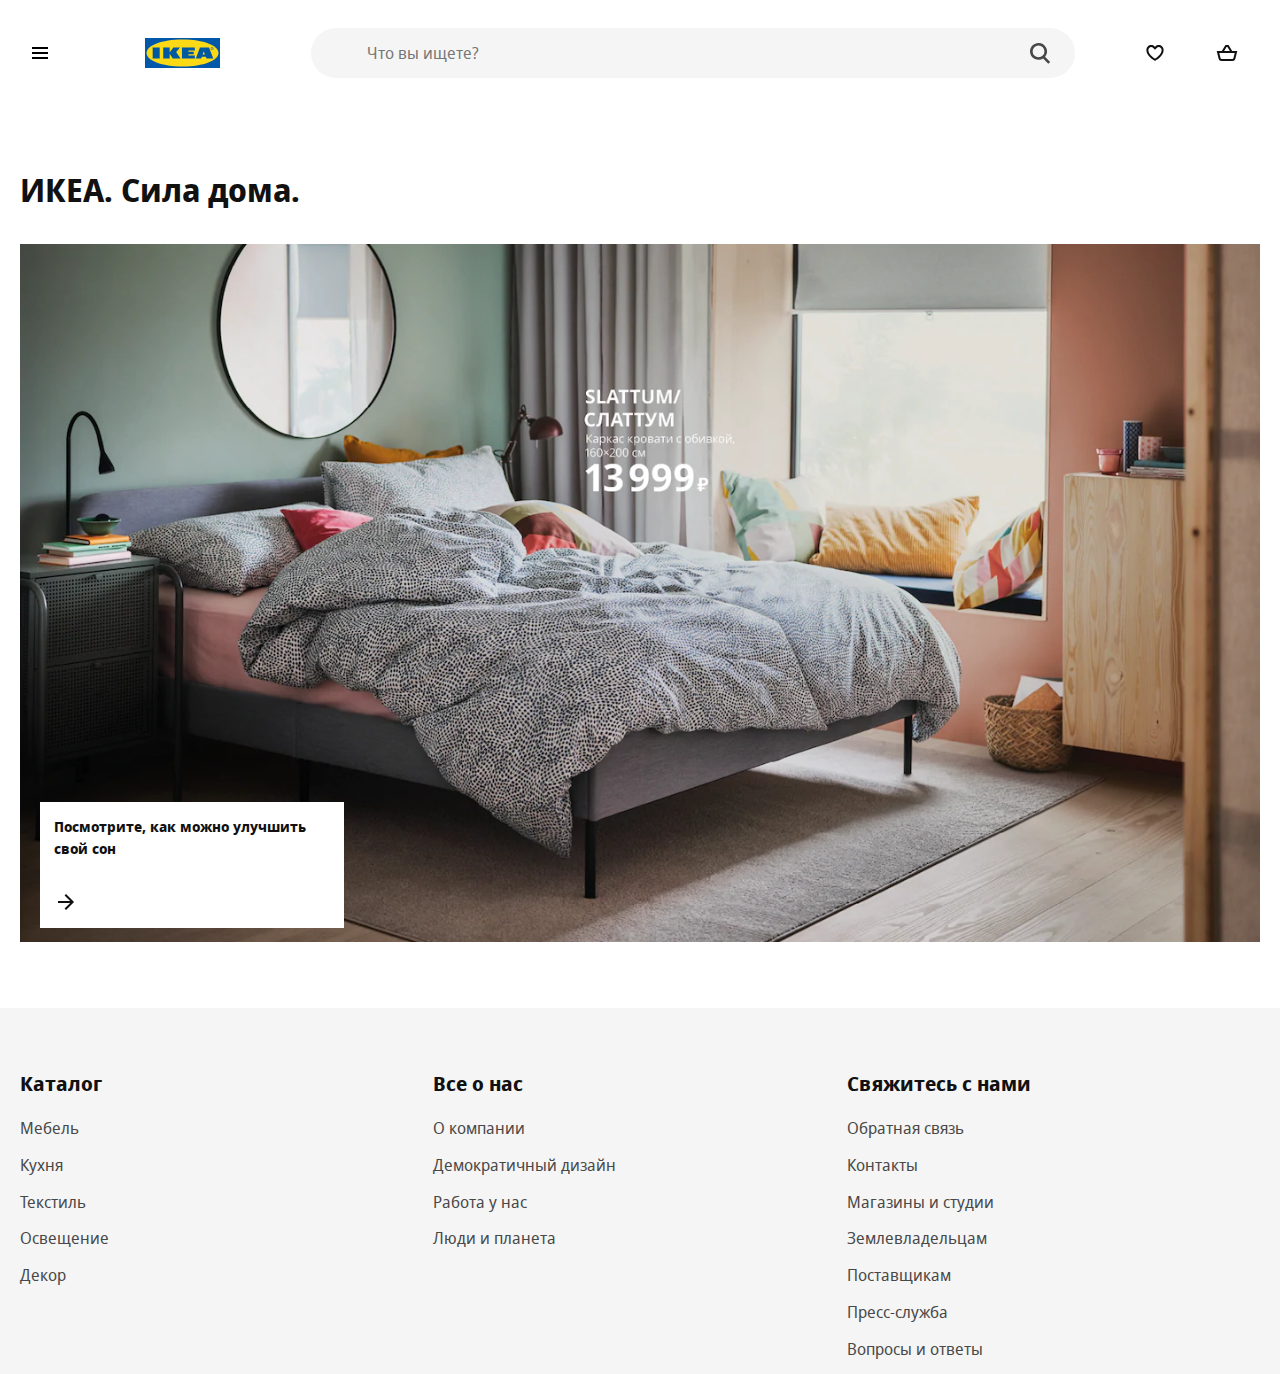
<file: index.html>
<!DOCTYPE html>
<html lang="en">

<head>
    <meta charset="UTF-8">
    <meta name="viewport"
        content="width=device-width, user-scalable=no, initial-scale=1.0, maximum-scale=1.0, minimum-scale=1.0">
    <meta http-equiv="X-UA-Compatible" content="ie=edge">
    <link rel="apple-touch-icon" sizes="180x180" href="favicon/apple-touch-icon.png">
    <link rel="icon" type="image/png" sizes="32x32" href="favicon/favicon-32x32.png">
    <link rel="icon" type="image/png" sizes="16x16" href="favicon/favicon-16x16.png">
    <link rel="mask-icon" href="favicon/safari-pinned-tab.svg" color="#0058ab">
    <meta name="msapplication-TileColor" content="#0058ab">
    <meta name="theme-color" content="#0058ab">
    <title>ИКЕА - официальный интернет-магазин мебели - IKEA</title>
    <link rel="stylesheet" href="styles/styles.css">

    <script src="js/index.js" defer type="module"></script>


</head>

<body>

    <main>
        <div class="container">
            <h1 class="main-header">ИКЕА. Сила дома.</h1>
            <aside class="offer">
                <a href="card.html#idd059">
                    <picture>
                        <source srcset="image/b47e07ee97fd5f9bf030d258d462a945.webp" type="image/webp">
                        <img src="image/b47e07ee97fd5f9bf030d258d462a945.jpg" alt="СЛАТТУМ">
                    </picture>

                </a>
                <a class="offer-extra" href="goods.html?subcat=Кровати">
                    <p>Посмотрите, как можно улучшить свой сон</p>
                    <svg focusable="false" viewBox="0 0 24 24" class="offer-arrow" aria-hidden="true">
                        <path fill-rule="evenodd" clip-rule="evenodd"
                            d="M19.2937 12.7074L20.0008 12.0003L19.2938 11.2932L12.0008 3.99927L10.5865 5.41339L16.1727 11.0003H4V13.0003H16.1723L10.5855 18.5868L11.9996 20.0011L19.2937 12.7074Z">
                        </path>
                    </svg>
                </a>
            </aside>
        </div>
    </main>
</body>

</html>
</file>
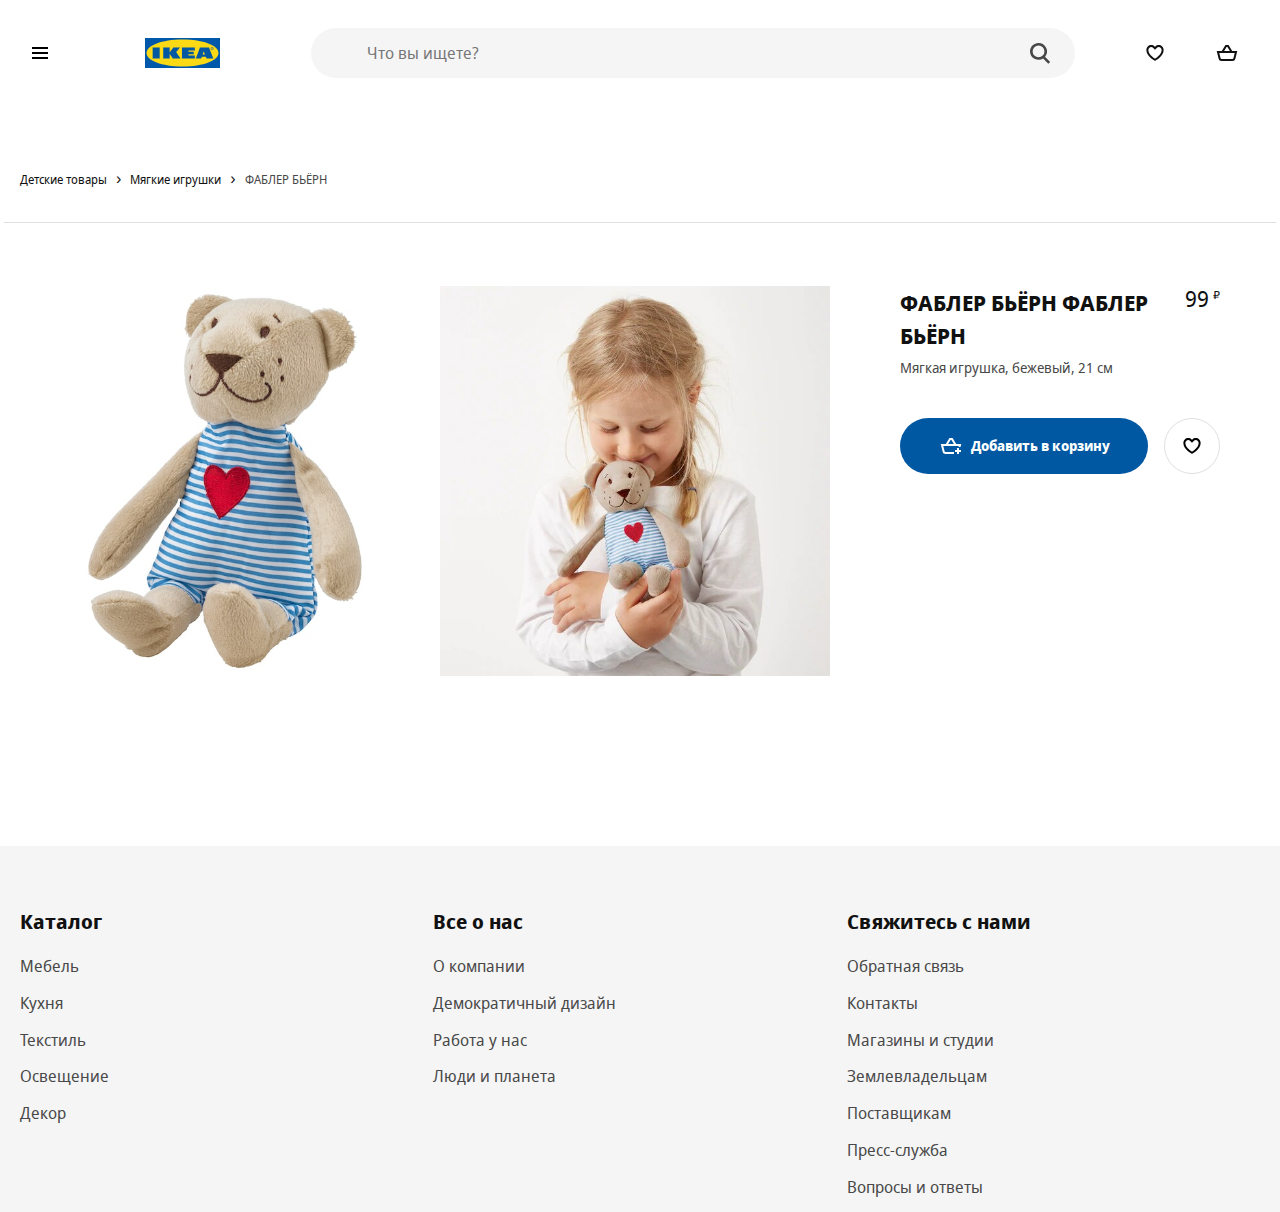
<file: card.html>
<!DOCTYPE html>
<html lang="en">
<head>
	<meta charset="UTF-8">
	<meta name="viewport" content="width=device-width, user-scalable=no, initial-scale=1.0, maximum-scale=1.0, minimum-scale=1.0">
	<meta http-equiv="X-UA-Compatible" content="ie=edge">
	<link rel="apple-touch-icon" sizes="180x180" href="favicon/apple-touch-icon.png">
	<link rel="icon" type="image/png" sizes="32x32" href="favicon/favicon-32x32.png">
	<link rel="icon" type="image/png" sizes="16x16" href="favicon/favicon-16x16.png">
	<link rel="mask-icon" href="favicon/safari-pinned-tab.svg" color="#0058ab">
	<meta name="msapplication-TileColor" content="#0058ab">
	<meta name="theme-color" content="#0058ab">
	<title>Детские игрушки - IKEA</title>
	<link rel="stylesheet" href="styles/styles.css">

	<script src="js/index.js" defer type="module"></script>
</head>
<body>
<main>
	<div class="container">
		<div class="breadcrumb">
			<nav role="navigation" aria-label="Breadcrumb" class="breadcrumb__nav">
				<ul class="breadcrumb__list">

					<li class="breadcrumb__list-item">
						<a href="goods.html?cat=Детские товары" class="breadcrumb__link"><span>Детские товары</span></a>
					</li>

					<li class="breadcrumb__list-item">
						<a href="goods.html?cat=Мягкие игрушки" class="breadcrumb__link"><span>Мягкие игрушки</span></a>
					</li>

					<li class="breadcrumb__list-item">
						<a href="#" class="breadcrumb__link"><span>ФАБЛЕР БЬЁРН</span></a>
					</li>

				</ul>
			</nav>
		</div>

		<div class="good wrapper">
			<div class="good-images">
				<div class="good-image__item">
					<img src="image/fabler-byorn-myagkaya-igrushka-bezhevyy__0710165_PE727396_S5.jpg" alt="">
				</div>
				<div class="good-image__item">
					<img src="image/fabler-byorn-myagkaya-igrushka-bezhevyy__0876865_PE611124_S5.jpg" alt="">
				</div>
			</div>
			<div class="good-item"> <!-- not-in-stock - нет в наличии-->
				<p class="good-item__new">Новинка</p>

				<div class="good-item__section">
					<div>
						<h2 class="good-item__header">ФАБЛЕР БЬЁРН ФАБЛЕР БЬЁРН</h2>
						<p class="good-item__description">Мягкая игрушка, бежевый, 21 см</p>

					</div>
					<p class="good-item__price">
						<span class="good-item__empty">Нет в наличии</span>
						<span class="good-item__price-value">99</span>
						<span class="good-item__currency">₽</span>
					</p>

				</div>
				<div class="good-item__buttons">
					<button type="button" class="btn btn-good" data-idd="idd001">
						<svg focusable="false" viewBox="0 0 24 24" class="btn-good-svg" aria-hidden="true">
							<path fill-rule="evenodd" clip-rule="evenodd" d="M10.4372 4H10.9993H12.0003H12.9996H13.5616L13.8538 4.48014L17.2112 9.99713H21H22.2806L21.9702 11.2396L21.5303 13H19.4688L19.7194 11.9971H4.28079L5.59143 17.2397C5.70272 17.6848 6.1027 17.9971 6.56157 17.9971H15V19.9971H6.56157C5.18496 19.9971 3.98502 19.0602 3.65114 17.7247L2.02987 11.2397L1.71924 9.99713H3.00002H6.78793L10.145 4.48017L10.4372 4ZM12.4375 6L14.87 9.99713H9.12911L11.5614 6H12.0003H12.4375ZM17.9961 16V14H19.9961V16H21.9961V18H19.9961V20H17.9961V18H15.9961V16H17.9961Z"></path>
						</svg>

						<span class="btn-good__label">Добавить в корзину</span>
					</button>
					<button type="button" class="btn btn-add-wishlist" data-idd="idd001">
						<svg focusable="false" viewBox="0 0 24 24" class="btn-add-wishlist__svg" aria-hidden="true">
							<path fill-rule="evenodd" clip-rule="evenodd" d="M12.336 5.52055C14.2336 3.62376 17.3096 3.62401 19.2069 5.52129C20.2067 6.52115 20.6796 7.85005 20.6259 9.15761C20.6151 12.2138 18.4184 14.8654 16.4892 16.6366C15.4926 17.5517 14.5004 18.2923 13.7593 18.8036C13.3879 19.0598 13.0771 19.2601 12.8574 19.3973C12.7475 19.466 12.6601 19.519 12.5992 19.5555C12.5687 19.5737 12.5448 19.5879 12.5279 19.5978L12.5079 19.6094L12.502 19.6129L12.5001 19.614C12.5001 19.614 12.4989 19.6147 11.9999 18.748C11.501 19.6147 11.5005 19.6144 11.5005 19.6144L11.4979 19.6129L11.4919 19.6094L11.472 19.5978C11.4551 19.5879 11.4312 19.5737 11.4007 19.5555C11.3397 19.519 11.2524 19.466 11.1425 19.3973C10.9227 19.2601 10.612 19.0598 10.2405 18.8036C9.49947 18.2923 8.50726 17.5517 7.51063 16.6366C5.58146 14.8654 3.38477 12.2139 3.37399 9.15765C3.32024 7.85008 3.79314 6.52117 4.79301 5.52129C6.69054 3.62376 9.76704 3.62376 11.6646 5.52129L11.9993 5.856L12.3353 5.52129L12.336 5.52055ZM11.9999 18.748L11.5005 19.6144L11.9999 19.9019L12.4989 19.6147L11.9999 18.748ZM11.9999 17.573C12.1727 17.462 12.384 17.3226 12.6236 17.1573C13.3125 16.6821 14.2267 15.9988 15.1366 15.1634C17.0157 13.4381 18.6259 11.2919 18.6259 9.13506V9.11213L18.627 9.08922C18.6626 8.31221 18.3844 7.52727 17.7926 6.9355C16.6762 5.81903 14.866 5.81902 13.7495 6.9355L13.7481 6.93689L11.9965 8.68166L10.2504 6.9355C9.13387 5.81903 7.3237 5.81903 6.20722 6.9355C5.61546 7.52727 5.33724 8.31221 5.3729 9.08922L5.37395 9.11213V9.13507C5.37395 11.2919 6.98418 13.4381 8.86325 15.1634C9.77312 15.9988 10.6874 16.6821 11.3762 17.1573C11.6159 17.3226 11.8271 17.462 11.9999 17.573Z"></path>
						</svg>
					</button>
				</div>

			</div>
		</div>


	</div>
</main>
</body>
</html>
</file>
<file: styles/styles.css>
/*
* Prefixed by https://autoprefixer.github.io
* PostCSS: v7.0.29,
* Autoprefixer: v9.7.6
* Browsers: last 4 version
*/

@font-face {
	font-family: 'Noto Sans';
	src: local('Noto Sans Display Regular'), local('NotoSansDisplay-Regular'), url('../fonts/Notosansdisplayregular.woff2') format('woff2'), url('../fonts/Notosansdisplayregular.woff') format('woff');
	font-weight: 400;
	font-style: normal;
}

@font-face {
	font-family: 'Noto Sans';
	src: local('Noto Sans Display Italic'), local('NotoSansDisplay-Italic'), url('../fonts/Notosansdisplayitalic.woff2') format('woff2'), url('../fonts/Notosansdisplayitalic.woff') format('woff');
	font-weight: 400;
	font-style: italic;
}

@font-face {
	font-family: 'Noto Sans';
	src: local('Noto Sans Display Bold'), local('NotoSansDisplay-Bold'), url('../fonts/Notosansdisplaybold.woff2') format('woff2'), url('../fonts/Notosansdisplaybold.woff') format('woff');
	font-weight: 700;
	font-style: normal;
}

@font-face {
	font-family: 'Noto Sans';
	src: local('Noto Sans Display Bold Italic'), local('NotoSansDisplay-BoldItalic'), url('../fonts/Notosansdisplaybolditalic.woff2') format('woff2'), url('../fonts/Notosansdisplaybolditalic.woff') format('woff');
	font-weight: 700;
	font-style: italic;
}

html {
	-webkit-box-sizing: border-box;
	box-sizing: border-box;
}

*,
*::before,
*::after {
	-webkit-box-sizing: inherit;
	box-sizing: inherit;
}

body {
	min-width: 320px;
	margin: 0;

	background-color: #fff; /*под проект*/
	font-family: Noto Sans, Arial, sans-serif; /*в "" свой шрифт под проект*/

	font-size: 16px;
	color: #111;
	line-height: 1.5;
	-webkit-font-smoothing: subpixel-antialiased;
}

button, input {
	font: inherit;
}

button {
	cursor: pointer;
}

img {
	max-width: 100%;
	width: 100%;
	height: auto;
}

a {
	text-decoration: none;
	color: inherit;
}

ul {
	list-style: none;
	padding: 0;
	margin: 0;
}

h1, h2, h3, p {
	padding: 0;
	margin: 0;
}

/* container */

.container {
	max-width: 100rem;
	margin: 0 auto;
	padding: 0 1.25rem;
}

.visually-hidden {
	position: absolute !important;
	clip: rect(1px 1px 1px 1px);
	clip: rect(1px, 1px, 1px, 1px);
	padding: 0 !important;
	border: 0 !important;
	height: 1px !important;
	width: 1px !important;
	overflow: hidden;
}

/* при работе с float */

.clearfix::after {
	content: "";
	display: table;
	clear: both;
}

header {
	margin-bottom: 3.75rem;
}

.header {
	display: -ms-grid;
	display: grid;
	grid-gap: 1.25rem;
	-ms-grid-columns: 2fr 1.25rem 2fr 1.25rem 16fr 1.25rem 1fr 1.25rem 1fr;
	grid-template-columns: 2fr 2fr 16fr 1fr 1fr;
	-webkit-box-align: center;
	-ms-flex-align: center;
	align-items: center;
	padding: 1.75rem 0;
}

footer {
	background-color: #f5f5f5;
	margin-top: 3.75rem;
	padding: 3.75rem 0 0 0;
}

.footer {
	display: -ms-grid;
	display: grid;
	-ms-grid-columns: 1fr 1fr 1fr;
	grid-template-columns: 1fr 1fr 1fr;
}

.main-header {
	margin-bottom: 1.875rem
}

.btn {
	background-color: transparent;
	outline: transparent;
	border-radius: 50%;
	width: 40px;
	height: 40px;
	display: -webkit-box;
	display: -ms-flexbox;
	display: flex;
	-webkit-box-align: center;
	-ms-flex-align: center;
	align-items: center;
	-webkit-box-pack: center;
	-ms-flex-pack: center;
	justify-content: center;
	border: 1px solid transparent;
}

.btn:hover {
	background-color: #f5f5f5;
	color: #111;
}

.svg-icon {
	fill: currentColor;
}

.logo {
	text-align: center;
	width: 75px;
	height: 30px;

}

.search {
	position: relative;
	-webkit-box-flex: 1;
	-ms-flex-positive: 1;
	flex-grow: 1;
	height: 50px;
	margin: 0 40px;
}

.search-input {
	-webkit-appearance: none;
	-moz-appearance: none;
	appearance: none;
	background-color: #f5f5f5;
	display: block;
	appearance: none;
	width: 100%;
	height: 100%;
	padding: .5rem 3.5rem;
	margin: 0 auto;
	line-height: 1.5;
	border: 0;
	border-radius: 50em;
	outline: 0;
	-webkit-box-shadow: none;
	box-shadow: none;
	-webkit-transition: background .2s;
	-o-transition: background .2s;
	transition: background .2s;
}

.search-btn {
	position: absolute;
	top: 0.9rem;
	right: 0.9rem;
	background-image: url("data:image/svg+xml;charset=utf-8,%3Csvg width='16' height='17' fill='%23484848' xmlns='http://www.w3.org/2000/svg'%3E%3Cpath fill-rule='evenodd' clip-rule='evenodd' d='M6.5 11a4.5 4.5 0 110-9 4.5 4.5 0 010 9zm4.968-.307a6.5 6.5 0 10-1.514 1.315l3.996 3.996 1.414-1.414-3.896-3.897z'/%3E%3C/svg%3E");
	background-repeat: no-repeat;
	background-size: contain;
	width: 2.5rem;
	height: 1.5rem;
	background-position: center;
}

.offer {
	position: relative;
}

.offer-extra {
	position: absolute;
	padding: .9rem;
	color: #111;
	left: 1.25rem;
	bottom: 1.25rem;
	display: -webkit-box;
	display: -ms-flexbox;
	display: flex;
	background: #fff;
	-webkit-box-orient: vertical;
	-webkit-box-direction: normal;
	-ms-flex-direction: column;
	flex-direction: column;
	-webkit-box-align: start;
	-ms-flex-align: start;
	align-items: flex-start;
	max-width: 19rem;
	min-width: 13rem;
	font-size: .9rem;
	line-height: 1.5;
	font-weight: bold;
	word-break: break-word;
}

.offer-arrow {
	display: inline-block;
	height: 1.5rem;
	width: 1.5rem;
	vertical-align: middle;
	fill: currentColor;
	margin-top: 1.875rem;

}


.footer-header {
	line-height: 2rem;
	font-size: 1.25rem;
	padding: 0 0 1rem 0;

}

.footer-list {
	margin-bottom: .8rem;
}

.footer-list > a {
	color: #484848;
}

.footer-list > a:hover {
	color: #111;
	text-decoration: underline;
}

.catalog {
	position: fixed;
	z-index: 999;
	top: 0;
	left: -100%;
	bottom: 0;
	background-color: #fff;
	overflow-y: auto;
	overflow-x: hidden;
	-webkit-transition: left 0.2s 0s;
	-o-transition: left 0.2s 0s;
	transition: left 0.2s 0s;
	width: 20rem;
	padding: 6rem 4rem 3rem;

}

.catalog.open {
	left: 0;
}

.catalog-btn {
	position: absolute;
	top: 3rem;
	left: 3rem;
}

.catalog-list__item,
.subcatalog-list__item {
	cursor: pointer;
	color: #111;


}

.catalog-list__item a,
.subcatalog-list__item a {
	text-decoration: underline;
	display: block;
}

.catalog-list__item a {
	padding: .5rem 1.5rem .5rem 0;
}

.subcatalog-list__item a {
	padding: .5rem 0;
}

.catalog-list__item:hover a,
.subcatalog-list__item:hover a {
	text-decoration: underline;
}

.catalog-list__item.active {
	background-repeat: no-repeat;
	background-position: right 0 center;
	background-image: url('data:image/svg+xml;utf8,<svg width="24" height="24" viewBox="0 0 24 24" fill="none" xmlns="http://www.w3.org/2000/svg"><path fill-rule="evenodd" clip-rule="evenodd" d="M15.5996 11.9999L9.81456 17.7857L8.40026 16.3716L12.7714 11.9999L8.40026 7.62823L9.81457 6.21411L15.5996 11.9999Z" fill="%23959595"/></svg>');
}

.subcatalog {
	position: fixed;
	z-index: 998;
	top: 0;
	left: -100%;
	bottom: 0;
	background-color: #fff;
	overflow-y: auto;
	overflow-x: hidden;
	-webkit-transition: left, right 0.2s 0s;
	-o-transition: left, right 0.2s 0s;
	transition: left, right 0.2s 0s;
	width: 25rem;
	padding: 6rem 4rem 3rem;
	border-left: 2px solid #ccc;
}

.subcatalog.subopen {
	left: 20rem;
	display: block;
}

.overlay {
	display: block;
	position: fixed;
	z-index: 899;
	top: 0;
	bottom: 0;
	right: 0;
	left: 0;
	background-color: black;
	-webkit-transition: all .2s ease;
	-o-transition: all .2s ease;
	transition: all .2s ease;
	opacity: 0;
	pointer-events: none;
}

.overlay.active {
	opacity: 0.25;
	pointer-events: all;
}


.wrapper {
	position: relative;
	margin-top: 4rem;
}

.wrapper:before {
	content: '';
	width: calc(100% + 2rem);
	display: block;
	position: absolute;
	top: -2rem;
	z-index: 99;
	margin: 0 -1rem;
	border-bottom: 1px solid #dfdfdf;
}

.good {
	display: -ms-grid;
	display: grid;
	-ms-grid-columns: minmax(0, 1fr) 1.25rem minmax(0, 1fr) 1.25rem minmax(0, 1fr) 1.25rem minmax(0, 1fr) 1.25rem minmax(0, 1fr) 1.25rem minmax(0, 1fr) 1.25rem minmax(0, 1fr) 1.25rem minmax(0, 1fr) 1.25rem minmax(0, 1fr) 1.25rem minmax(0, 1fr) 1.25rem minmax(0, 1fr) 1.25rem minmax(0, 1fr);
	grid-template-columns: repeat(12, minmax(0, 1fr));
	grid-column-gap: 1.25rem;
	padding-top: 2rem;
}

.good-images {
	display: -webkit-box;
	display: -ms-flexbox;
	display: flex;
	-ms-flex-wrap: wrap;
	flex-wrap: wrap;
	-ms-grid-column: 1;
	grid-column-start: 1;
	-ms-grid-column-span: 8;
	grid-column-end: 9;
	-ms-flex-pack: distribute;
	justify-content: space-around;


}

.good-image__item {
	width: calc(50% - 1.25rem);
	margin-left: .625rem;
	margin-right: .625rem;
	min-height: 500px;
}


.good-item {
	-ms-grid-column: 9;
	grid-column-start: 9;
	-ms-grid-column-span: 4;
	grid-column-end: 13;
	padding: 0 2.5rem;
}

.good-item__section {
	margin-bottom: 2.5rem;
}

.good-item__new {
	display: none;
}


.good-item__empty {
	display: none;
}

.not-in-stock .good-item__empty {
	display: block;
}

.not-in-stock .btn-good {
	display: none;
}

.good-item__header {
	font-size: 1.375rem;
	line-height: 1.5;
	font-weight: 700;
	text-transform: uppercase;
	margin-bottom: .3rem;
}

.good-item__description {
	line-height: 1.5;
	letter-spacing: 0;
	font-weight: 400;
	color: #484848;
	font-size: .875rem;
}

.good-item__price {
	white-space: nowrap;
	text-align: right;
}

.good-item__section {
	display: -webkit-box;
	display: -ms-flexbox;
	display: flex;
	-webkit-box-pack: justify;
	-ms-flex-pack: justify;
	justify-content: space-between;
}

.good-item__price-value {
	line-height: 1.1875;
	font-size: 1.375rem;
}

.good-item__currency {
	line-height: .9;
	font-size: .6875rem;
	vertical-align: text-top;
}

.not-in-stock .good-item__price-value,
.not-in-stock .good-item__currency {
	display: none;
}

.good-item__buttons {
	display: -webkit-box;
	display: -ms-flexbox;
	display: flex;
	-webkit-box-pack: justify;
	-ms-flex-pack: justify;
	justify-content: space-between;
	-webkit-box-align: center;
	-ms-flex-align: center;
	align-items: center;
	width: 100%;
}

.btn-good {
	margin-right: 1rem;
	-webkit-box-flex: 1;
	-ms-flex-positive: 1;
	flex-grow: 1;
	-ms-flex-negative: 1;
	flex-shrink: 1;
	position: relative;
	background: #0058a3;
	color: #fff;
	border-radius: 52px;
	padding: 0 2rem;
	display: -webkit-box;
	display: -ms-flexbox;
	display: flex;
	height: 3.5rem;
	-webkit-box-align: center;
	-ms-flex-align: center;
	align-items: center;
}

.btn-good-svg {
	margin-right: .5rem;
	vertical-align: top;
	-ms-flex-negative: 0;
	flex-shrink: 0;
	display: inline-block;
	height: 1.5rem;
	width: 1.5rem;
	fill: #fff;
}

.btn-good:hover {
	color: #0058a3;
}

.btn-good:hover .btn-good-svg {
	fill: #0058a3;
}

.btn-good__label {
	text-align: center;
	border: 0;
	font-weight: 700;
	font-size: .875rem;
	line-height: 1.42857;
}

.btn-add-wishlist {
	background: rgba(0, 0, 0, 0);
	color: #111;
	border-radius: 40px;
	padding: 0 .9375rem;
	border: 1px solid #dfdfdf;
	height: 3.5rem;
	width: 3.5rem;
	margin-left: auto;
}

.btn-add-wishlist__svg {
	height: 1.5rem;
	width: 1.5rem;

}

.btn-add-wishlist:hover .btn-add-wishlist__svg {
	fill: red;
}

.btn-add-wishlist.contains-wishlist .btn-add-wishlist__svg {
	fill: red;

}

.btn-add-wishlist:hover.contains-wishlist .btn-add-wishlist__svg {
	fill: black;
}


.goods-list {
	display: -ms-grid;
	display: grid;
	grid-template-columns: repeat(4, 1fr);
	grid-gap: 1.25rem;
}

.goods-list__item {
	margin-bottom: 2rem;
}


.goods-item {
	position: relative;
	display: -webkit-box;
	display: -ms-flexbox;
	display: flex;
	-webkit-box-orient: vertical;
	-webkit-box-direction: normal;
	-ms-flex-direction: column;
	flex-direction: column;
	-webkit-box-pack: justify;
	-ms-flex-pack: justify;
	justify-content: space-between;
	height: 100%;
}

.goods-item__img {
	height: 380px;
	display: table-cell;
	vertical-align: middle
}


.btn-add-card {
	position: absolute;
	opacity: 0;
	-webkit-transition: opacity 0.2s 0s;
	-o-transition: opacity 0.2s 0s;
	transition: opacity 0.2s 0s;
	right: 1rem;
	bottom: 0.5rem;
	background-color: rgb(0, 88, 163);
	border: 1px solid rgb(0, 88, 163);
	background-repeat: no-repeat;
	background-position: center;
	background-image: url("data:image/svg+xml;utf8,<svg width='24' height='24' xmlns='http://www.w3.org/2000/svg' viewBox='0 0 24 24'><path fill-rule='evenodd' clip-rule='evenodd' d='M10.4372 4H10.9993H12.0003H12.9996H13.5616L13.8538 4.48014L17.2112 9.99713H21H22.2806L21.9702 11.2396L21.5303 13H19.4688L19.7194 11.9971H4.28079L5.59143 17.2397C5.70272 17.6848 6.1027 17.9971 6.56157 17.9971H15V19.9971H6.56157C5.18496 19.9971 3.98502 19.0602 3.65114 17.7247L2.02987 11.2397L1.71924 9.99713H3.00002H6.78793L10.145 4.48017L10.4372 4ZM12.4375 6L14.87 9.99713H9.12911L11.5614 6H12.0003H12.4375ZM17.9961 16V14H19.9961V16H21.9961V18H19.9961V20H17.9961V18H15.9961V16H17.9961Z' fill='white' /></svg>");
}

.btn-add-card:hover {
	background-color: rgb(255, 255, 255);
	background-image: url("data:image/svg+xml;utf8,<svg width='24' height='24' xmlns='http://www.w3.org/2000/svg' viewBox='0 0 24 24'><path fill-rule='evenodd' clip-rule='evenodd' d='M10.4372 4H10.9993H12.0003H12.9996H13.5616L13.8538 4.48014L17.2112 9.99713H21H22.2806L21.9702 11.2396L21.5303 13H19.4688L19.7194 11.9971H4.28079L5.59143 17.2397C5.70272 17.6848 6.1027 17.9971 6.56157 17.9971H15V19.9971H6.56157C5.18496 19.9971 3.98502 19.0602 3.65114 17.7247L2.02987 11.2397L1.71924 9.99713H3.00002H6.78793L10.145 4.48017L10.4372 4ZM12.4375 6L14.87 9.99713H9.12911L11.5614 6H12.0003H12.4375ZM17.9961 16V14H19.9961V16H21.9961V18H19.9961V20H17.9961V18H15.9961V16H17.9961Z' fill='rgb(0, 88, 163)' /></svg>");

}

.goods-item:hover .btn-add-card {
	opacity: 1;
}

.goods-item__header {
	margin-top: auto;
	margin-bottom: 1rem;
}

.goods-item__new {
	line-height: 1.42857;
	color: #ca5008;
	font-weight: 700;
	font-size: 0.8rem;
}

.goods-item__link {
	display: block;
	height: 100%;
}

.goods-item__description {
	margin-bottom: 1rem;
	font-size: .875rem;
	line-height: 1.42857;
}

.goods-item__price {
	min-height: calc(40px + 0.5rem);
	padding-bottom: 0.5rem;
	font-weight: 700;
}

.goods-item__price-value {
	font-size: 1.375rem;
}

.goods-item__currency {
	line-height: .9;
	font-size: .6875rem;
	vertical-align: text-top;
}


.breadcrumb__list-item {
	display: inline;
}

.breadcrumb__list-item:after {
	content: "\0203A";
	display: inline;
	margin: 0 .3125rem;
	font-size: 1rem;
	line-height: 1.125;
}

.breadcrumb__list-item:last-child:after {
	content: "";
}

.breadcrumb__link {
	font-size: .75rem;
	line-height: 1.5;
	font-weight: 400;
	vertical-align: middle;
}

.breadcrumb__list-item:last-child .breadcrumb__link {
	color: #484848;
	pointer-events: none;
	cursor: auto;
}

.cart-wrapper {
	max-width: 768px;
}

.cart-header {
	text-align: center;
}

.product {
	display: -ms-grid;
	display: grid;
	-ms-grid-columns: 152px 4fr 6fr;
	grid-template-columns: 152px 4fr 6fr;
	-ms-grid-rows: auto;
	grid-template-rows: auto;
	font-size: .81rem;
	line-height: 1.385;
}

.product > *:nth-child(1) {
	-ms-grid-row: 1;
	-ms-grid-column: 1;
}

.product > *:nth-child(2) {
	-ms-grid-row: 1;
	-ms-grid-column: 2;
}

.product > *:nth-child(3) {
	-ms-grid-row: 1;
	-ms-grid-column: 3;
}

.product__image-container {
	-ms-grid-column: 1;
	grid-column: 1;
	-ms-grid-row: 1;
	-ms-grid-row-span: 2;
	grid-row: 1/3;
	padding-right: 1rem;
}

.product__description {
	-ms-grid-column: 2;
	grid-column: 2;
	-ms-grid-row: 1;
	grid-row: 1;
}

.product__name {
	font-size: 1.2rem;
	margin-bottom: .5rem;
	font-weight: 700;
	text-transform: uppercase;
	word-break: break-word;
}

.product__prices {
	-ms-grid-column: 3;
	grid-column: 3;
	-ms-grid-row: 1;
	grid-row: 1;
	text-align: right;
	padding-top: 0;
}

.product__controls {
	-ms-grid-column: 3;
	grid-column: 3;
	-ms-grid-row: 2;
	grid-row: 2;
	margin-top: .5rem;
	display: -webkit-box;
	display: -ms-flexbox;
	display: flex;
	-webkit-box-pack: end;
	-ms-flex-pack: end;
	justify-content: flex-end;
}

.btn-remove {
	color: #444;
	border-color: #666;
	border-radius: unset;
}

.product__total {
	font-weight: 700;
	font-size: 1.06rem;
	line-height: 1.2;
}

.product-controls__remove {
	width: 12.5%;
}

.product-controls__quantity {
	width: 25%;
	margin-left: .5rem;
}

.cart-header {
	margin-bottom: 3rem;
}

.cart-item {
	margin-bottom: 2rem;
}

.cart-total {
	display: -webkit-box;
	display: -ms-flexbox;
	display: flex;
	-webkit-box-pack: justify;
	-ms-flex-pack: justify;
	justify-content: space-between;
	padding: .35rem 0;
	font-weight: 700;
	font-size: 14px;
	text-align: initial;
	border: dashed #cacaca;
	border-width: 1px 0;
}

.cart-checkout {
	color: #ffffff;
	padding: 12px 62px;
	background-color: #3a6e9f;
	border: none;
	display: block;
	margin: 1rem auto;
}

.cart-form {
	margin: 1rem 0;
	text-align: center;
}

.cart-form label {
	display: block;
	margin: 1rem;
}

select {
	width: 100%;
	max-width: 352px;
	height: 40px;
	margin: 0;
	padding: 0 10px;
	border: 1px solid #666;
	border-radius: 2px;
	background: #fff url(../image/chevron-down-thin-24.1667eab2.svg) no-repeat right 8px center/1.5rem;
	-webkit-appearance: none;
	-moz-appearance: none;
	appearance: none;
	font-size: 1rem;
	line-height: 1.15;
	font-family: inherit;
	text-transform: none;
}

@media (max-width: 1200px) {
	.goods-list {
		grid-template-columns: repeat(3, 1fr);
	}
}

@media (max-width: 768px) {
	.goods-list {
		grid-template-columns: repeat(2, 1fr);
	}

	.header {
		-ms-grid-columns: 1fr 1.25rem 2fr 1.25rem 1fr 1.25rem 1fr;
		grid-template-columns: 1fr 2fr 1fr 1fr;
		-ms-grid-rows: auto 1.25rem auto 1.25rem auto;
		grid-template-areas: "burger logo wishlist cart" "main main . sidebar" "footer footer footer footer";
	}

	.btn-burger {
		grid-area: burger;
	}

	.logo {
		grid-area: logo;
	}

	.btn-wishlist {
		grid-area: wishlist;
	}

	.btn-cart {
		grid-area: cart;
	}

	.search {
		grid-area: search;
		-ms-grid-row: 2;
		grid-row: 2;
		-ms-grid-column-span: 5;
		grid-column-end: 6;
		-ms-grid-column: 1;
		grid-column-start: 1;
		margin: 0;
	}

	.footer {
		-ms-grid-rows: auto;
		grid-template-rows: auto;
		-webkit-box-pack: center;
		-ms-flex-pack: center;
		justify-content: center;
		grid-template-areas: "catalog" "about" "connection";
		-ms-grid-columns: 300px;
		grid-template-columns: 300px

	}

	.footer-catalog {
		grid-area: catalog;
		margin-bottom: 50px;
	}

	.footer-about {
		grid-area: about;
		margin-bottom: 50px;
	}

	.footer-connection {
		grid-area: connection;
		margin-bottom: 50px;
	}

	.catalog {
		width: 50%;
	}

	.subcatalog {
		width: 50%;
		left: auto;
		right: -100%;
	}

	.subcatalog.subopen {
		right: 0;
		left: auto;
	}
}

@media (max-width: 768px) {

	.footer-catalog {
		-ms-grid-row: 1;
		-ms-grid-column: 1

	}

	.footer-about {
		-ms-grid-row: 2;
		-ms-grid-column: 1

	}

	.footer-connection {
		-ms-grid-row: 3;
		-ms-grid-column: 1

	}
}

@media (max-width: 768px) {

	.btn-burger {
		-ms-grid-row: 1;
		-ms-grid-column: 1;
	}

	.logo {
		-ms-grid-row: 1;
		-ms-grid-column: 3;
	}

	.btn-wishlist {
		-ms-grid-row: 1;
		-ms-grid-column: 5;
	}

	.btn-cart {
		-ms-grid-row: 1;
		-ms-grid-column: 7;
	}
}

@media (max-width: 576px) {
	.goods-list {
		-ms-grid-columns: 1fr;
		grid-template-columns: 1fr;
	}

	.catalog {
		width: 100%;
	}

	.subcatalog {
		z-index: 999;
		width: 100%;
	}

	.subcatalog.subopen {
		right: 0;
	}
}
</file>
